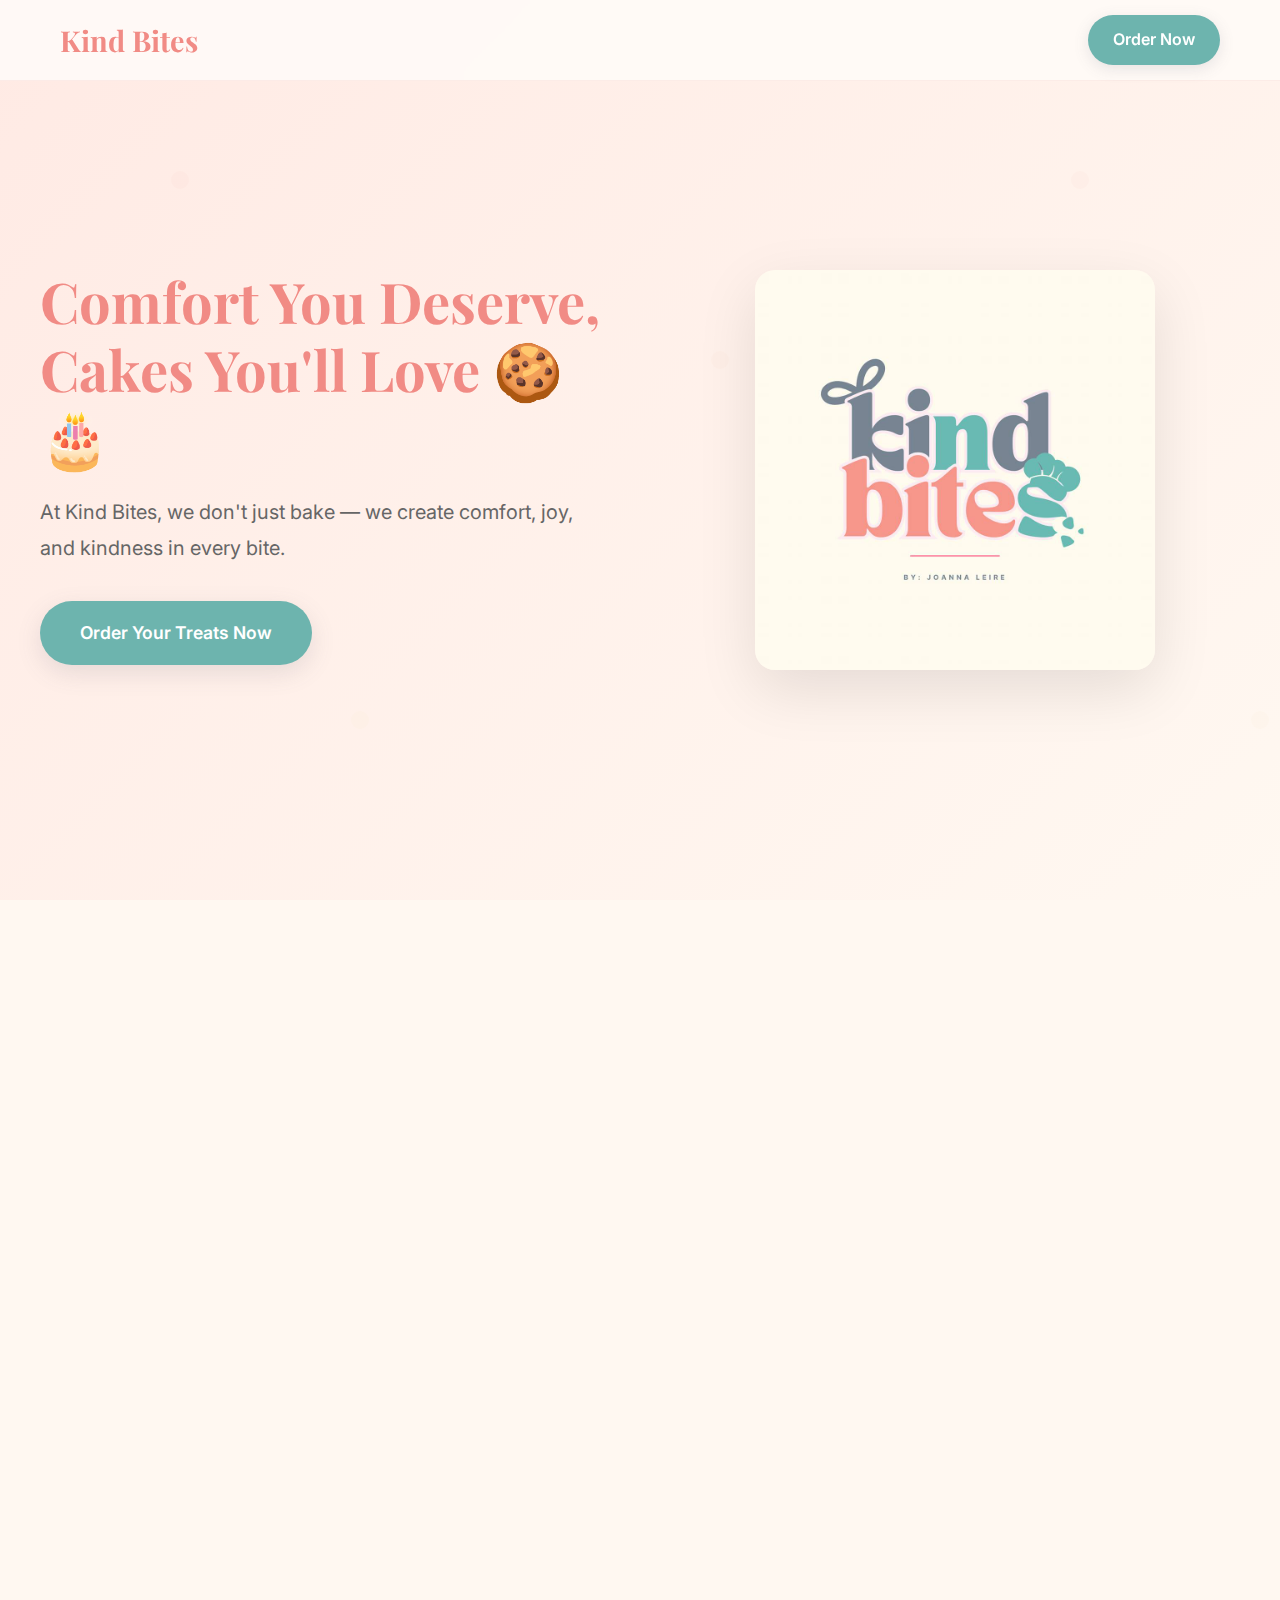
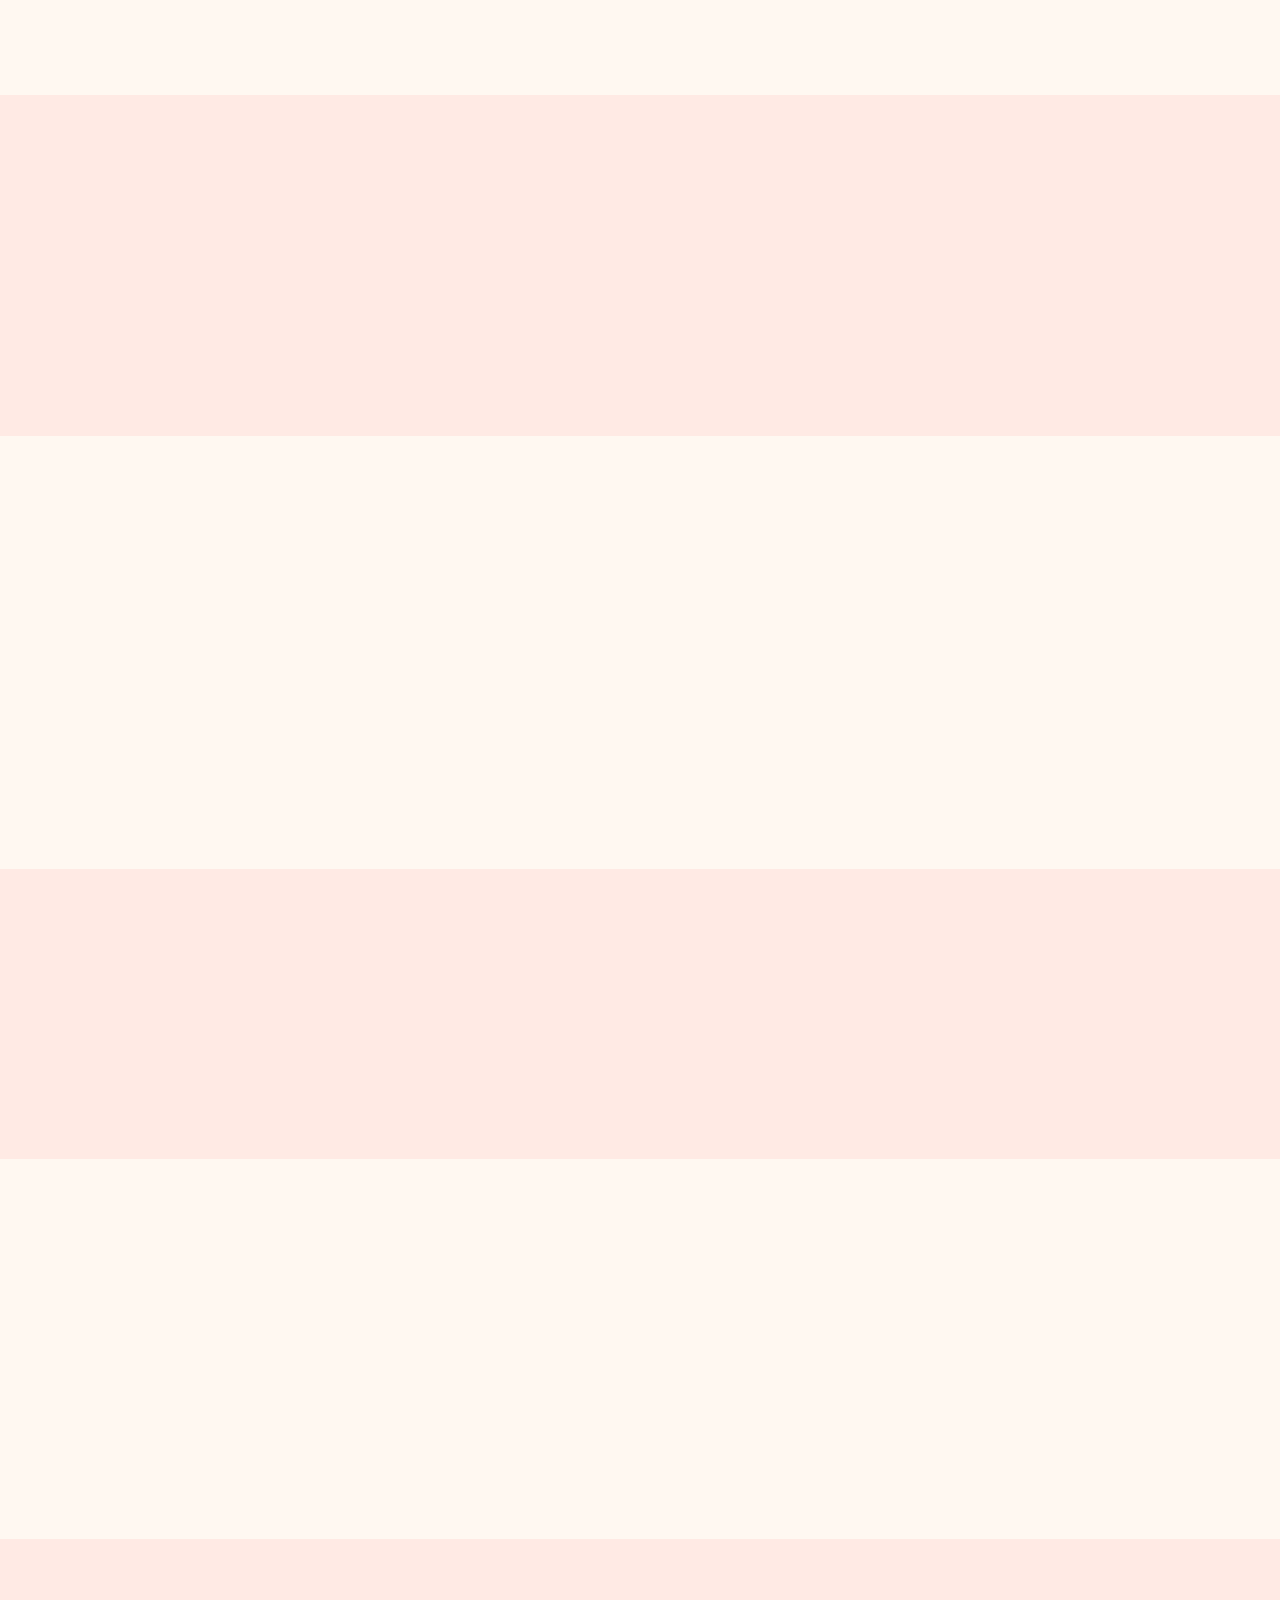
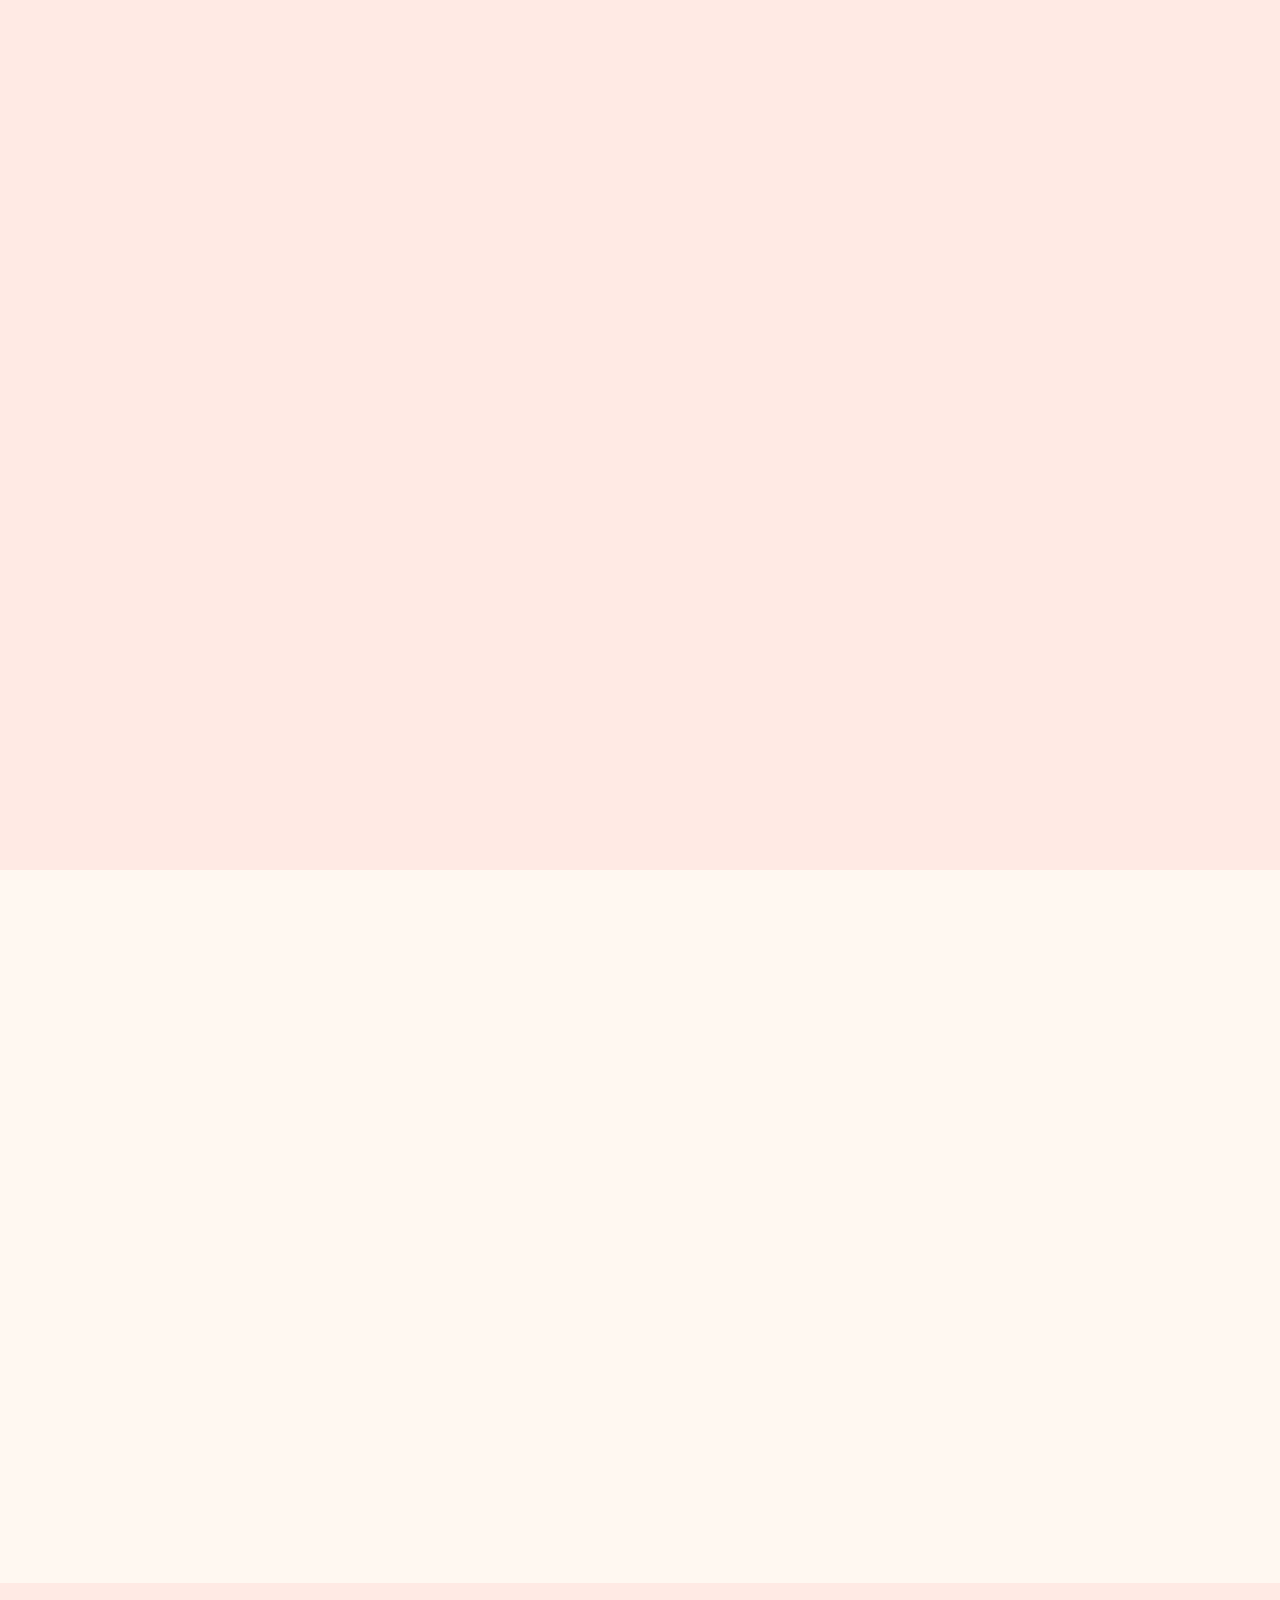
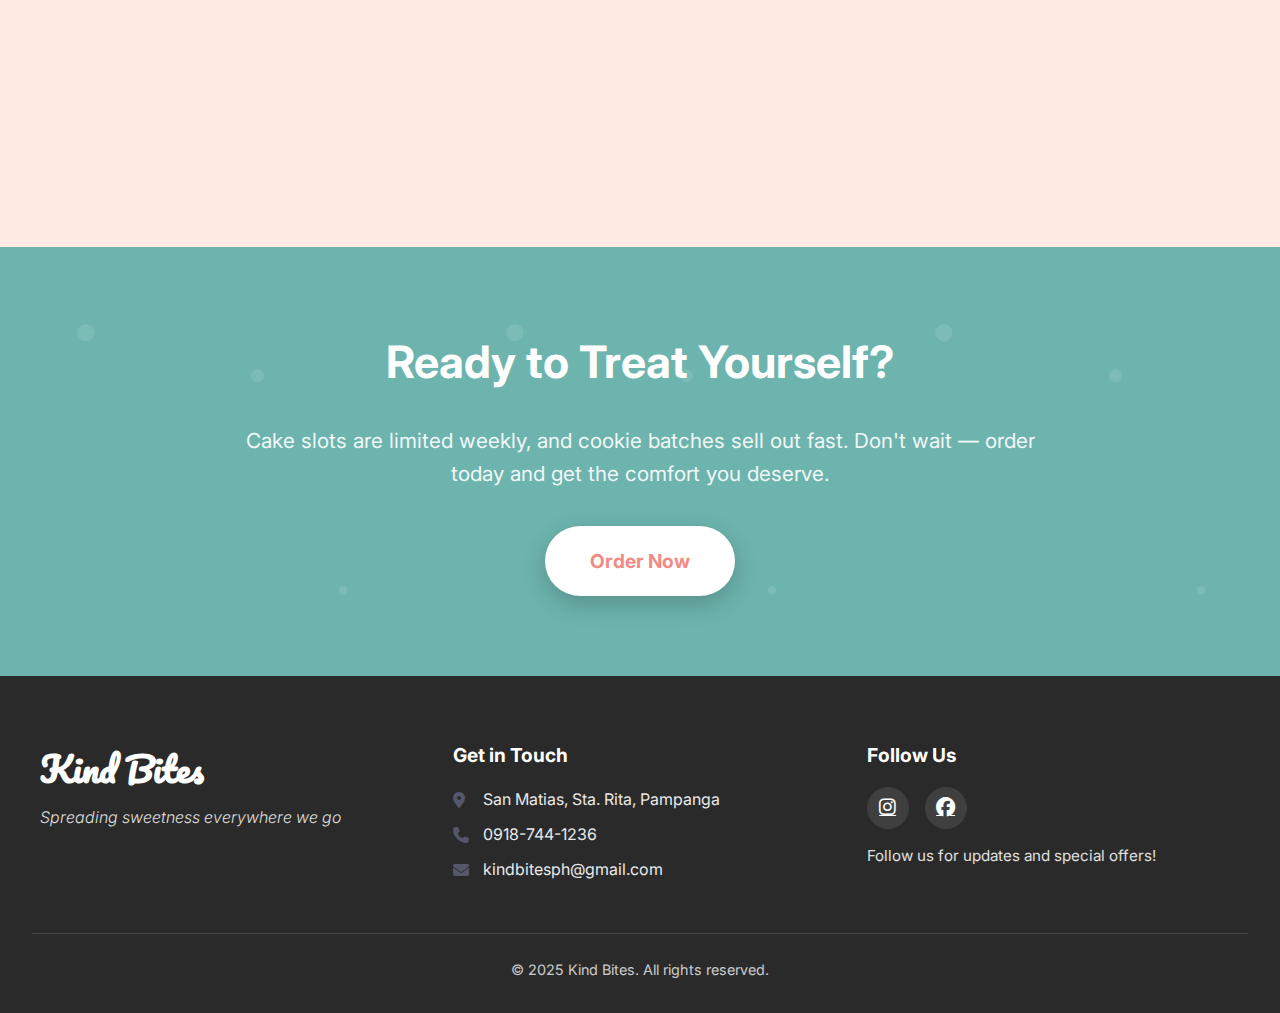
<file: index.html>
<!DOCTYPE html>
<html lang="en">
<head>
  <meta charset="UTF-8">
  <meta name="viewport" content="width=device-width, initial-scale=1.0">
  <link rel="icon" type="image/jpeg" href="images/logo/KindBitesLogo.jpg">
  <title>Kind Bites - Treats That Spread Joy</title>
   <link href="https://fonts.googleapis.com/css2?family=Nunito:wght@300;400;600;700;800&family=Pacifico&display=swap" rel="stylesheet">
    <link rel="stylesheet" href="https://cdnjs.cloudflare.com/ajax/libs/font-awesome/6.5.0/css/all.min.css">
  <style>
    @import url('https://fonts.googleapis.com/css2?family=Playfair+Display:wght@400;600;700&family=Inter:wght@300;400;500;600&display=swap');
    
    :root {
      --primary-color: #F18B85;     /* Coral Pink */
      --primary-dark: #e0736d;      /* Darker Coral for hover */
      --secondary-color: #6DB4AE;   /* Teal */
      --accent-color: #5C5C74;      /* Grayish Blue */
      --bg-cream: #FFF8F1;          /* Cream background */
      --bg-peach: #FFEAE4;          /* Lighter coral tint for sections */
      --text-dark: #2a2a2a;         
      --text-light: #666;           
      --white: #ffffff;
      --shadow: rgba(92, 92, 116, 0.15); /* Shadow tinted with gray-blue */
      --gradient: linear-gradient(135deg, #FFEAE4 0%, #FFF8F1 100%);
    }

    
    * { margin: 0; padding: 0; box-sizing: border-box; }
    
    body {
      font-family: 'Inter', sans-serif;
      background: var(--bg-cream);
      color: var(--text-dark);
      line-height: 1.6;
      overflow-x: hidden;
    }

    @keyframes fadeInUp {
      from { opacity: 0; transform: translateY(30px); }
      to { opacity: 1; transform: translateY(0); }
    }
    
    @keyframes float {
      0%, 100% { transform: translateY(0px); }
      50% { transform: translateY(-10px); }
    }
    
    .fade-in { animation: fadeInUp 0.8s ease-out forwards; }
    .float { animation: float 3s ease-in-out infinite; }

    .header {
      position: fixed;
      top: 0;
      width: 100%;
      background: rgba(255, 250, 247, 0.95);
      backdrop-filter: blur(10px);
      padding: 15px 0;
      z-index: 1000;
      transition: all 0.3s ease;
      border-bottom: 1px solid rgba(224, 122, 95, 0.1);
    }
    
    .nav {
      max-width: 1200px;
      margin: 0 auto;
      display: flex;
      justify-content: space-between;
      align-items: center;
      padding: 0 20px;
    }
    
    .logo {
      font-family: 'Playfair Display', serif;
      font-size: 1.8rem;
      font-weight: 700;
      color: var(--primary-color);
      text-decoration: none;
    }
    
    .order-btn-nav {
      background: var(--secondary-color);
      color: var(--white);
      padding: 12px 25px;
      border-radius: 25px;
      text-decoration: none;
      font-weight: 600;
      transition: all 0.3s ease;
      box-shadow: 0 4px 15px var(--shadow);
    }
    
    .order-btn-nav:hover {
      background: var(--primary-dark);
      transform: translateY(-2px);
      box-shadow: 0 6px 20px var(--shadow);
    }
    
    .hero {
      min-height: 100vh;
      display: flex;
      align-items: center;
      background: var(--gradient);
      position: relative;
      overflow: hidden;
      padding: 120px 20px 80px;
    }
    
    .hero::before {
      content: '';
      position: absolute;
      top: 0;
      left: 0;
      right: 0;
      bottom: 0;
      background: url('data:image/svg+xml,<svg xmlns="http://www.w3.org/2000/svg" viewBox="0 0 100 100"><defs><pattern id="grain" width="100" height="100" patternUnits="userSpaceOnUse"><circle cx="20" cy="20" r="1" fill="%23e07a5f" opacity="0.1"/><circle cx="80" cy="40" r="1" fill="%23f4a261" opacity="0.1"/><circle cx="40" cy="80" r="1" fill="%23e9c46a" opacity="0.1"/></pattern></defs><rect width="100" height="100" fill="url(%23grain)"/></svg>');
      opacity: 0.3;
    }
    
    .hero-container {
      max-width: 1200px;
      margin: 0 auto;
      display: grid;
      grid-template-columns: 1fr 1fr;
      gap: 60px;
      align-items: center;
      position: relative;
      z-index: 2;
    }
    
    .hero-content h1 {
      font-family: 'Playfair Display', serif;
      font-size: 3.5rem;
      font-weight: 700;
      color: var(--primary-color);
      margin-bottom: 25px;
      line-height: 1.2;
    }
    
    .hero-content p {
      font-size: 1.25rem;
      color: var(--text-light);
      margin-bottom: 35px;
      line-height: 1.8;
    }
    
    .hero-btn {
      display: inline-block;
       background: var(--secondary-color);
      color: var(--white);
      padding: 18px 40px;
      border-radius: 50px;
      text-decoration: none;
      font-weight: 600;
      font-size: 1.1rem;
      transition: all 0.3s ease;
      box-shadow: 0 8px 25px var(--shadow);
      position: relative;
      overflow: hidden;
    }
    
    .hero-btn::before {
      content: '';
      position: absolute;
      top: 0;
      left: -100%;
      width: 100%;
      height: 100%;
      background: linear-gradient(90deg, transparent, rgba(255,255,255,0.2), transparent);
      transition: left 0.5s;
    }
    
    .hero-btn:hover::before { left: 100%; }
    .hero-btn:hover {
      transform: translateY(-3px);
      box-shadow: 0 12px 35px var(--shadow);
    }
    
    .hero-image {
      position: relative;
      display: flex;
      justify-content: center;
    }
    
    .hero-image-placeholder {
      width: 100%;
      max-width: 400px;
      height: 400px;
      background: var(--white);
      border-radius: 20px;
      box-shadow: 0 20px 60px rgba(0,0,0,0.1);
      display: flex;
      align-items: center;
      justify-content: center;
      font-size: 4rem;
      position: relative;
      overflow: hidden;
    }
    
    .hero-image-placeholder::before {
      content: '';
      position: absolute;
      top: -50%;
      left: -50%;
      width: 200%;
      height: 200%;
      background: conic-gradient(from 0deg, var(--accent-color), var(--secondary-color), var(--primary-color), var(--accent-color));
      animation: rotate 20s linear infinite;
      opacity: 0.1;
    }
    
    @keyframes rotate {
      to { transform: rotate(360deg); }
    }
    
    .section {
      padding: 100px 20px;
      max-width: 1200px;
      margin: 0 auto;
    }
    
    .section-alt {
      background: var(--bg-peach);
      margin: 0;
      max-width: 100%;
      padding: 100px 20px;
    }
    
    .section-alt .content {
      max-width: 1200px;
      margin: 0 auto;
    }
    
    .section h2 {
      font-family: 'Playfair Display', serif;
      font-size: 2.5rem;
      font-weight: 600;
      color: var(--primary-color);
      margin-bottom: 30px;
      position: relative;
      display: inline-block;
    }
    
    .section h2::after {
      content: '';
      position: absolute;
      bottom: -10px;
      left: 0;
      width: 60px;
      height: 3px;
      background: linear-gradient(90deg, var(--secondary-color), var(--accent-color));
      border-radius: 2px;
    }
    
    .section p {
      font-size: 1.15rem;
      color: var(--text-dark);
      margin-bottom: 20px;
      line-height: 1.8;
    }
    
    .features {
      display: grid;
      grid-template-columns: repeat(auto-fit, minmax(300px, 1fr));
      gap: 30px;
      margin-top: 50px;
    }
    
    .feature-card {
      background: var(--white);
      padding: 40px 30px;
      border-radius: 20px;
      box-shadow: 0 10px 30px rgba(0,0,0,0.08);
      transition: all 0.3s ease;
      border: 1px solid rgba(224, 122, 95, 0.1);
    }
    
    .feature-card:hover {
      transform: translateY(-5px);
      box-shadow: 0 20px 50px rgba(0,0,0,0.12);
    }
    
    .feature-icon {
      font-size: 3rem;
      margin-bottom: 20px;
      display: block;
    }
    
    .feature-card h3 {
      font-family: 'Playfair Display', serif;
      font-size: 1.5rem;
      color: var(--primary-color);
      margin-bottom: 15px;
    }
    
    .styled-list {
      list-style: none;
      margin: 30px 0;
    }
    
    .styled-list li {
      background: var(--white);
      padding: 20px;
      margin: 15px 0;
      border-radius: 10px;
      box-shadow: 0 4px 15px rgba(0,0,0,0.05);
      border-left: 4px solid var(--secondary-color);
      transition: all 0.3s ease;
    }
    
    .styled-list li:hover {
      transform: translateX(10px);
      box-shadow: 0 6px 25px rgba(0,0,0,0.1);
    }
    
    .not-for-list li {
      border-left-color: #ff6b6b;
    }
    
    .cta-section {
      background: linear-gradient(135deg, var(--secondary-color), var(--secondary-color));
      color: var(--white);
      text-align: center;
      padding: 80px 20px;
      position: relative;
      overflow: hidden;
    }
    
    .cta-section::before {
      content: '';
      position: absolute;
      top: 0;
      left: 0;
      right: 0;
      bottom: 0;
      background: url('data:image/svg+xml,<svg xmlns="http://www.w3.org/2000/svg" viewBox="0 0 100 100"><circle cx="20" cy="20" r="2" fill="white" opacity="0.1"/><circle cx="80" cy="80" r="1" fill="white" opacity="0.1"/><circle cx="60" cy="30" r="1.5" fill="white" opacity="0.1"/></svg>');
    }
    
    .cta-content {
      max-width: 800px;
      margin: 0 auto;
      position: relative;
      z-index: 2;
    }
    
    .cta-section h2 {
      font-size: 2.8rem;
      margin-bottom: 25px;
      color: var(--white);
    }
    
    .cta-section h2::after { display: none; }
    
    .cta-section p {
      font-size: 1.3rem;
      margin-bottom: 35px;
      opacity: 0.9;
    }
    
    .cta-btn {
      display: inline-block;
      background: var(--white);
      color: var(--primary-color);
      padding: 20px 45px;
      border-radius: 50px;
      text-decoration: none;
      font-weight: 700;
      font-size: 1.2rem;
      transition: all 0.3s ease;
      box-shadow: 0 8px 25px rgba(0,0,0,0.2);
    }
    
    .cta-btn:hover {
      transform: translateY(-3px);
      box-shadow: 0 15px 40px rgba(0,0,0,0.3);
    }
    
    .footer {
      background: var(--text-dark);
      color: var(--white);
      padding: 4rem 2rem 2rem;
      font-size: 1rem;
      position: relative;
    }

    .footer-content {
      display: grid;
      grid-template-columns: repeat(auto-fit, minmax(250px, 1fr));
      gap: 2.5rem;
      max-width: 1200px;
      margin: 0 auto 2.5rem;
    }

    .footer-brand .logo {
      font-family: 'Pacifico', cursive;
      font-size: 2.2rem;
      margin-bottom: 0.5rem;
      color: var(--white);
    }

    .footer-tagline {
      opacity: 0.85;
      font-style: italic;
      font-weight: 300;
      line-height: 1.6;
    }

    .footer-contact h4,
    .footer-social h4 {
      font-size: 1.2rem;
      margin-bottom: 1rem;
      font-weight: 700;
      color: var(--white);
    }

    .footer-contact p {
      margin-bottom: 0.6rem;
      display: flex;
      align-items: center;
      gap: 0.6rem;
      opacity: 0.9;
    }

    .footer-contact i {
      color: var(--accent-color);
      min-width: 20px;
    }

    .social-icons {
      display: flex;
      gap: 1rem;
      margin-bottom: 1rem;
    }

    .social-icons a {
      display: flex;
      align-items: center;
      justify-content: center;
      width: 42px;
      height: 42px;
      background: rgba(255,255,255,0.1);
      border-radius: 50%;
      color: var(--white);
      font-size: 1.2rem;
      transition: all 0.3s ease;
    }

    .social-icons a:hover {
      background: rgba(255,255,255,0.2);
      transform: translateY(-3px) scale(1.05);
    }

    .footer-social p {
      opacity: 0.85;
      font-size: 0.95rem;
      line-height: 1.5;
    }

    .footer-bottom {
      text-align: center;
      padding-top: 1.5rem;
      border-top: 1px solid rgba(255,255,255,0.2);
      opacity: 0.75;
      font-size: 0.9rem;
    }

    
    @media (max-width: 768px) {
      .hero-container {
        grid-template-columns: 1fr;
        text-align: center;
        gap: 40px;
      }
      
      .hero-content h1 { font-size: 2.5rem; }
      .section h2 { font-size: 2rem; }
      .section { padding: 60px 20px; }
      .section-alt { padding: 60px 20px; }
      
      .nav {
        padding: 0 15px;
        flex-wrap: wrap;
        gap: 15px;
      }
      
      .logo { font-size: 1.5rem; }
      .order-btn-nav { padding: 10px 20px; }
    }
    
    .animate-on-scroll {
      opacity: 0;
      transform: translateY(30px);
      transition: all 0.6s ease;
    }
    
    .animate-on-scroll.visible {
      opacity: 1;
      transform: translateY(0);
    }
  </style>
</head>
<body>

  <header class="header">
    <nav class="nav">
      <a href="#" class="logo">Kind Bites</a>
      <a href="orders.html" class="order-btn-nav">Order Now</a>
    </nav>
  </header>

  <section class="hero">
    <div class="hero-container">
      <div class="hero-content fade-in">
        <h1>Comfort You Deserve, Cakes You'll Love 🍪🎂</h1>
        <p>At Kind Bites, we don't just bake — we create comfort, joy, and kindness in every bite.</p>
        <a href="orders.html" class="hero-btn">Order Your Treats Now</a>
      </div>
      <div class="hero-image float">
        <img src="images/logo/KindBitesLogo.jpg" alt="Kind Bites Treats" style="width: 100%; max-width: 400px; height: auto; border-radius: 20px; box-shadow: 0 20px 60px rgba(0,0,0,0.1);">
      </div>
    </div>
  </section>

  <section class="section animate-on-scroll">
    <h2>Why Choose Kind Bites?</h2>
    <p>From soft, chewy cookies to aesthetic cakes, mini donuts, and drinks, everything we make is designed to brighten your day, make your celebrations stress-free, and remind you that you deserve a treat that feels good inside and out.</p>
    
    <div class="features">
      <div class="feature-card">
        <span class="feature-icon">🧁</span>
        <h3>Same-Day Comfort</h3>
        <p>Need a pick-me-up today? We've got you covered with same-day delivery for cookies, donuts, and drinks.</p>
      </div>
      <div class="feature-card">
        <span class="feature-icon">🎂</span>
        <h3>Custom Celebrations</h3>
        <p>Beautiful, affordable custom cakes that make every birthday and special moment Instagram-worthy.</p>
      </div>
      <div class="feature-card">
        <span class="feature-icon">💕</span>
        <h3>Kindness in Every Bite</h3>
        <p>Every purchase gives back to our community through our Kindness Fund - treats that do good while tasting amazing.</p>
      </div>
    </div>
  </section>

  <div class="section-alt">
    <div class="content animate-on-scroll">
      <h2>Our Story 💕</h2>
      <p>Kind Bites started with a simple belief: treats should be both comforting and affordable, without losing beauty or quality. Whether you're a student needing a pick-me-up, a young professional rewarding yourself after work, or a mom planning a birthday, we've got you covered.</p>
      <p>And the sweetest part? Every cookie box you buy also gives back: 3% from a box of 3 and 5% from a box of 6 goes into our Kindness Fund. With every bite, you're part of something bigger. 💕</p>
    </div>
  </div>

  <section class="section animate-on-scroll">
    <h2>Instant Comfort 🌈</h2>
    <p>Your first Kind Bites moment is instant comfort — cookies that melt away stress, drinks that soothe, and cakes that make celebrations effortlessly special.</p>
    <p><strong>Your first win?</strong> That warm, "this is what I needed" feeling.</p>
  </section>

  <div class="section-alt">
    <div class="content animate-on-scroll">
      <h2>Your Go-To Treats 🧁</h2>
      <p>Next thing you know, Kind Bites is your safe little comfort. Celebrations? You already know our cakes are pretty, customizable, and budget-friendly. Stressful days? Cookies and donuts are just a DM away, with same-day delivery to rescue you. And each time you order, you're spreading kindness too.</p>
    </div>
  </div>

  <section class="section animate-on-scroll">
    <h2>Part of Your Traditions 🚀</h2>
    <p>Soon, Kind Bites becomes part of your happy traditions — the cake on your baby's birthday, the cookies shared at study nights, the donuts passed around at work. More than food, it's joy, comfort, and kindness — shared, celebrated, remembered.</p>
  </section>

  <div class="section-alt">
    <div class="content animate-on-scroll">
      <h2>This is for you if… 📈</h2>
      <ul class="styled-list">
        <li>You're a student or young professional who deserves sweet comfort after a long day.</li>
        <li>You're Gen Z who loves aesthetic, Instagram-worthy cakes.</li>
        <li>You're a mom looking for pretty, affordable cakes for your child's birthday.</li>
        <li>You believe treats should feel good and do good.</li>
      </ul>

      <h2>This is NOT for you if… ⛔</h2>
      <ul class="styled-list not-for-list">
        <li>You prefer big commercial brands over something personal and aesthetic.</li>
        <li>You don't care about quality or kindness.</li>
        <li>You're too kuripot to treat yourself once in a while.</li>
      </ul>
    </div>
  </div>

  <section class="section animate-on-scroll">
    <h2>Easy Payment 💳</h2>
    <p><strong>Cookies, donuts, drinks:</strong> Pay per piece or per box via Cash or GCash.</p>
    <p><strong>Cakes:</strong> Half downpayment to secure your order, then COD or full payment on pickup/delivery.</p>

    <h2 style="margin-top: 60px;">Little Surprises 🎁</h2>
    <p>✨ First-time customer? You get a free cookie.</p>
    <p>✨ Cake orders include a free candle 🎂.</p>
    <p>✨ Surprise promos drop anytime — because kindness is best when unexpected!</p>
  </section>

  <div class="section-alt">
    <div class="content animate-on-scroll">
      <h2>Our Sweetness Guarantee 🤝</h2>
      <p>Sweetness guaranteed — if Kind Bites doesn't make your day brighter, you don't pay.</p>
    </div>
  </div>


  <section class="cta-section" id="order">
    <div class="cta-content">
      <h2>Ready to Treat Yourself?</h2>
      <p>Cake slots are limited weekly, and cookie batches sell out fast. Don't wait — order today and get the comfort you deserve.</p>
      <a href="orders.html" class="cta-btn">Order Now</a>
      
    </div>
  </section>


  <footer class="footer">
    <div class="container">
            <div class="footer-content">
                <div class="footer-brand">
                    <div class="logo">Kind Bites</div>
                    <p class="footer-tagline">Spreading sweetness everywhere we go</p>
                </div>
                
                <div class="footer-contact">
                    <h4>Get in Touch</h4>
                    <p><i class="fas fa-map-marker-alt"></i> San Matias, Sta. Rita, Pampanga</p>
                    <p><i class="fas fa-phone"></i> 0918-744-1236</p>
                    <p><i class="fas fa-envelope"></i> kindbitesph@gmail.com</p>
                </div>
                
                <div class="footer-social">
                    <h4>Follow Us</h4>
                    <div class="social-icons">
                        <a href="https://www.instagram.com/kindbites.ph/" target="_blank" rel="noopener noreferrer" aria-label="Instagram">
                            <i class="fab fa-instagram"></i>
                        </a>
                        <a href="https://www.facebook.com/laa.delizia" target="_blank" rel="noopener noreferrer" aria-label="Facebook">
                            <i class="fab fa-facebook"></i>
                        </a>
                    </div>
                    <p>Follow us for updates and special offers!</p>
                </div>
            </div>
            
            <div class="footer-bottom">
                <p>&copy; 2025 Kind Bites. All rights reserved.</p>
            </div>
        </div>
    </footer>

  <script>

    const observerOptions = {
      threshold: 0.1,
      rootMargin: '0px 0px -50px 0px'
    };

    const observer = new IntersectionObserver((entries) => {
      entries.forEach(entry => {
        if (entry.isIntersecting) {
          entry.target.classList.add('visible');
        }
      });
    }, observerOptions);

    document.querySelectorAll('.animate-on-scroll').forEach(el => {
      observer.observe(el);
    });

    document.querySelectorAll('a[href^="#"]').forEach(anchor => {
      anchor.addEventListener('click', function (e) {
        e.preventDefault();
        const target = document.querySelector(this.getAttribute('href'));
        if (target) {
          target.scrollIntoView({
            behavior: 'smooth',
            block: 'start'
          });
        }
      });
    });

    let lastScroll = 0;
    const header = document.querySelector('.header');

    window.addEventListener('scroll', () => {
      const currentScroll = window.pageYOffset;
      
      if (currentScroll > 100) {
        header.style.background = 'rgba(255, 250, 247, 0.98)';
        header.style.boxShadow = '0 2px 20px rgba(0,0,0,0.1)';
      } else {
        header.style.background = 'rgba(255, 250, 247, 0.95)';
        header.style.boxShadow = 'none';
      }
      
      lastScroll = currentScroll;
    });
  </script>
</body>
</html>
</file>
